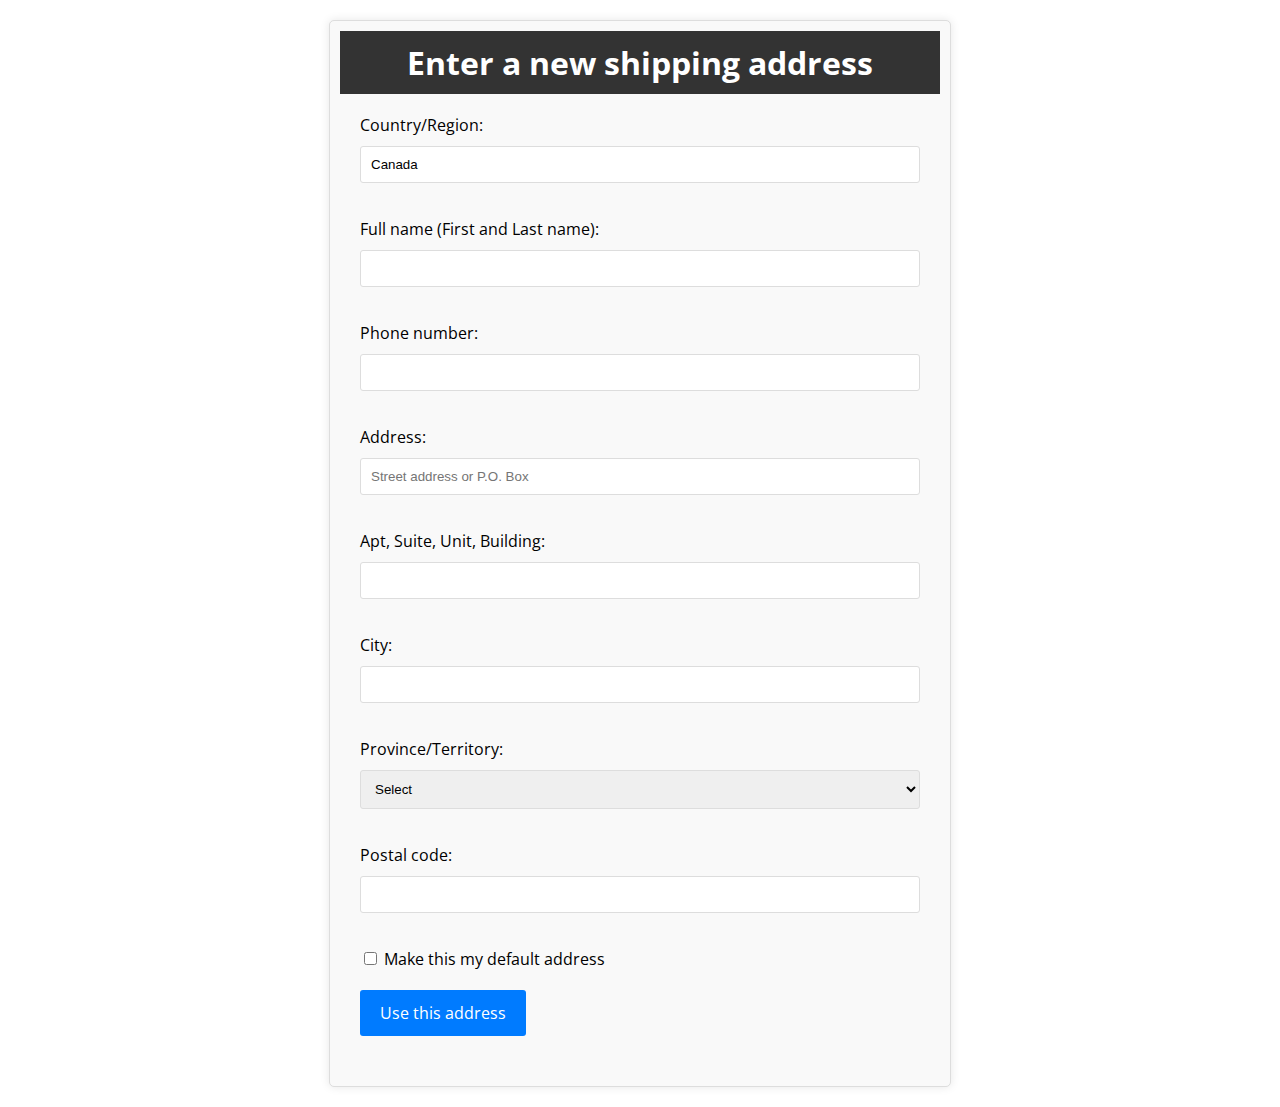
<file: buy.html>
<!DOCTYPE html>
<html lang="en">
<head>
    <meta charset="UTF-8">
    <meta name="viewport" content="width=device-width, initial-scale=1.0">
    <title>Payment - Shipping Address 202200216 Harshvir singh</title>
    <link rel="stylesheet" href="https://fonts.googleapis.com/css?family=Open+Sans:300,400,600,700">
    <style>
        body {
            font-family: 'Open Sans', sans-serif;
            margin: 0;
            padding: 0;
        }
        
        .container {
            max-width: 600px;
            margin: 20px auto;
            padding: 10px;
            background-color: #f9f9f9;
            border: 1px solid #ddd;
            border-radius: 5px;
            box-shadow: 0 0 10px rgba(0, 0, 0, 0.1);
        }
        
        .header {
            background-color: #333;
            color: #fff;
            padding: 10px;
            text-align: center;
        }
        
        .header h1 {
            margin: 0;
        }
        
        .form-container {
            padding: 20px;
        }
        
        .form-group {
            margin-bottom: 20px;
        }
        
        .form-label {
            display: block;
            margin-bottom: 10px;
        }
        
        .form-input {
            width: 100%;
            padding: 10px;
            margin-bottom: 15px;
            border: 1px solid #ddd;
            border-radius: 3px;
            box-sizing: border-box;
        }
        
        .form-button {
            background-color: #007bff;
            color: #fff;
            padding: 12px 20px;
            border: none;
            border-radius: 3px;
            cursor: pointer;
            text-decoration: none;
            display: inline-block;
        }
        
        .form-button:hover {
            background-color: #0069d9;
        }
    </style>
</head>
<body>
    <div class="container">
        <div class="header">
            <h1>Enter a new shipping address</h1>
        </div>
        <div class="form-container">
            <form>
                <div class="form-group">
                    <label class="form-label" for="country">Country/Region:</label>
                    <input type="text" id="country" value="Canada" class="form-input">
                </div>
                <div class="form-group">
                    <label class="form-label" for="fullname">Full name (First and Last name):</label>
                    <input type="text" id="fullname" class="form-input">
                </div>
                <div class="form-group">
                    <label class="form-label" for="phone">Phone number:</label>
                    <input type="text" id="phone" class="form-input">
                </div>
                <div class="form-group">
                    <label class="form-label" for="address">Address:</label>
                    <input type="text" id="address" placeholder="Street address or P.O. Box" class="form-input">
                </div>
                <div class="form-group">
                    <label class="form-label" for="apt">Apt, Suite, Unit, Building:</label>
                    <input type="text" id="apt" class="form-input">
                </div>
                <div class="form-group">
                    <label class="form-label" for="city">City:</label>
                    <input type="text" id="city" class="form-input">
                </div>
                <div class="form-group">
                    <label class="form-label" for="province">Province/Territory:</label>
                    <select id="province" class="form-input">
                        <option value="select">Select</option>
                        <option value="AB">Alberta</option>
                        <option value="BC">British Columbia</option>
                    </select>
                </div>
                <div class="form-group">
                    <label class="form-label" for="postal">Postal code:</label>
                    <input type="text" id="postal" class="form-input">
                </div>
                <div class="form-group">
                    <input type="checkbox" id="default">
                    <label for="default">Make this my default address</label>
                </div>
                <div class="form-group">
                    <a href="payment.html" class="form-button">Use this address</a>
                </div>
            </form>
        </div>
    </div>
</body>
</html>
</file>
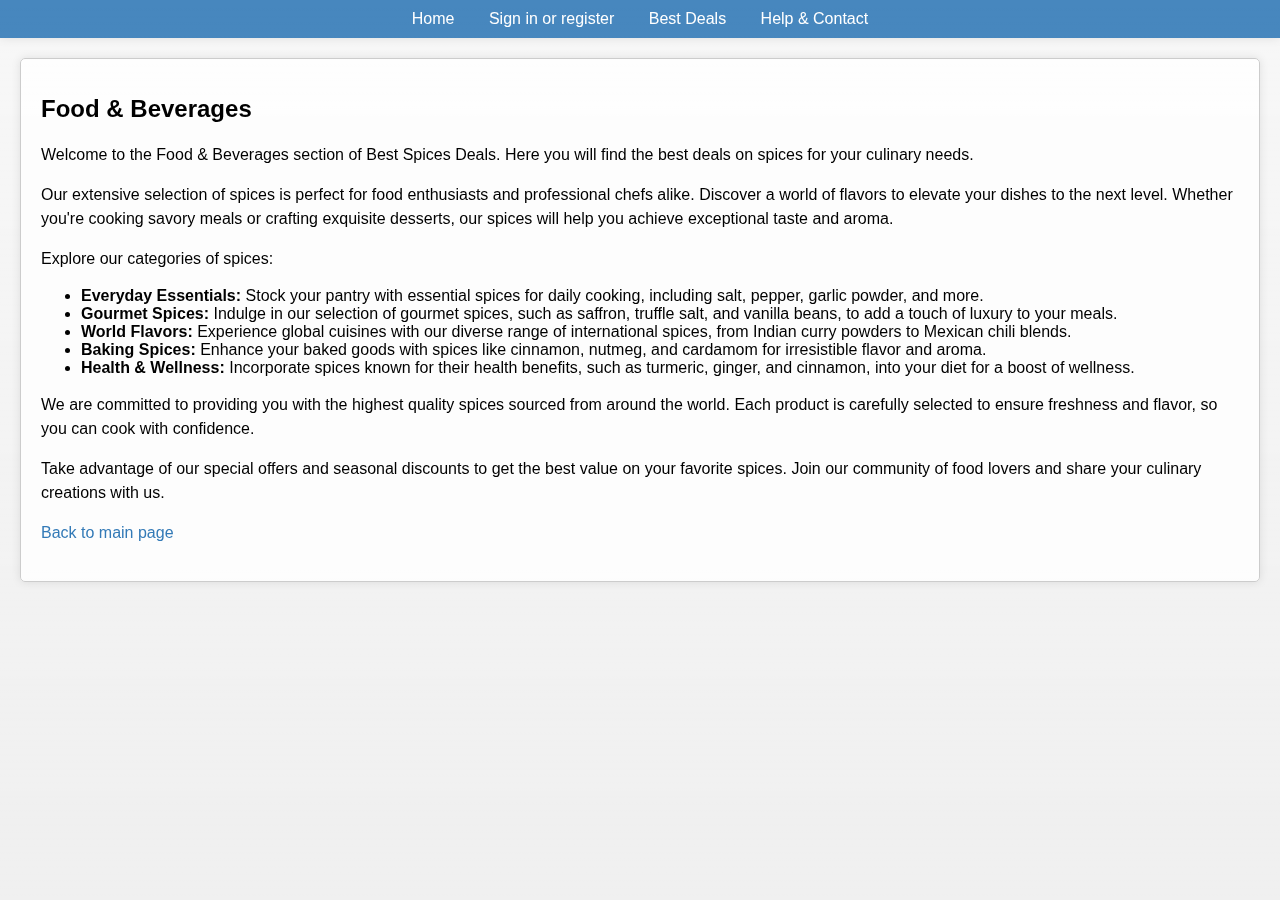
<file: food-beverages.html>
<!DOCTYPE html>
<html lang="en">
<head>
    <meta charset="UTF-8">
    <meta name="viewport" content="width=device-width, initial-scale=1.0">
    <title>Food & Beverages - Best Spices Deals 202200216 Harshvir singh</title>
    <style>
        body {
            font-family: Arial, sans-serif;
            margin: 0;
            padding: 0;
            background-color: #f0f0f0;
            overflow-x: hidden;
        }

        .video-background {
            position: fixed;
            top: 0;
            left: 0;
            width: 100%;
            height: 100%;
            z-index: -1;
            overflow: hidden;
        }

        .video-background video {
            width: 100%;
            height: 100%;
            object-fit: cover;
        }

        .fade-overlay {
            position: fixed;
            top: 0;
            left: 0;
            width: 100%;
            height: 100%;
            background: linear-gradient(to bottom, rgba(255, 255, 255, 0.5), rgba(255, 255, 255, 0));
            z-index: -1;
        }

        .header {
            background-color: rgba(51, 122, 183, 0.9);
            padding: 10px;
            text-align: center;
            color: #fff;
            box-shadow: 0 0 10px rgba(0, 0, 0, 0.1);
        }

        .header a {
            text-decoration: none;
            color: #fff;
            margin: 0 15px;
        }

        .header a:hover {
            color: #ccc;
        }

        .content {
            margin: 20px;
            background-color: rgba(255, 255, 255, 0.8);
            padding: 20px;
            border: 1px solid #ccc;
            border-radius: 5px;
            box-shadow: 0 0 10px rgba(0, 0, 0, 0.1);
        }

        .content h1 {
            font-size: 24px;
            margin-bottom: 20px;
        }

        .content p {
            font-size: 16px;
            line-height: 1.5;
        }

        .content a {
            color: #337ab7;
            text-decoration: none;
        }

        .content a:hover {
            color: #23527c;
        }
    </style>
</head>
<body>
    <div class="video-background">
        <video autoplay loop muted>
            <source src="C:/Users/Lenovo/Desktop/spices/video/4902155-hd_1920_1080_30fps.mp4" type="video/mp4">
            Your browser does not support the video tag.
        </video>
    </div>
    <div class="fade-overlay"></div>
    <header class="header">
        <a href="index1.html">Home</a>
        <a href="sign in and register.html">Sign in or register</a>
        <a href="best deals.html">Best Deals</a>
        <a href="help and contact.html">Help & Contact</a>
    </header>
    <section class="content">
        <h1>Food & Beverages</h1>
        <p>Welcome to the Food & Beverages section of Best Spices Deals. Here you will find the best deals on spices for your culinary needs.</p>
        <p>Our extensive selection of spices is perfect for food enthusiasts and professional chefs alike. Discover a world of flavors to elevate your dishes to the next level. Whether you're cooking savory meals or crafting exquisite desserts, our spices will help you achieve exceptional taste and aroma.</p>
        <p>Explore our categories of spices:</p>
        <ul>
            <li><strong>Everyday Essentials:</strong> Stock your pantry with essential spices for daily cooking, including salt, pepper, garlic powder, and more.</li>
            <li><strong>Gourmet Spices:</strong> Indulge in our selection of gourmet spices, such as saffron, truffle salt, and vanilla beans, to add a touch of luxury to your meals.</li>
            <li><strong>World Flavors:</strong> Experience global cuisines with our diverse range of international spices, from Indian curry powders to Mexican chili blends.</li>
            <li><strong>Baking Spices:</strong> Enhance your baked goods with spices like cinnamon, nutmeg, and cardamom for irresistible flavor and aroma.</li>
            <li><strong>Health & Wellness:</strong> Incorporate spices known for their health benefits, such as turmeric, ginger, and cinnamon, into your diet for a boost of wellness.</li>
        </ul>
        <p>We are committed to providing you with the highest quality spices sourced from around the world. Each product is carefully selected to ensure freshness and flavor, so you can cook with confidence.</p>
        <p>Take advantage of our special offers and seasonal discounts to get the best value on your favorite spices. Join our community of food lovers and share your culinary creations with us.</p>
        <p><a href="main page.html">Back to main page</a></p>
    </section>
</body>
</html>
</file>
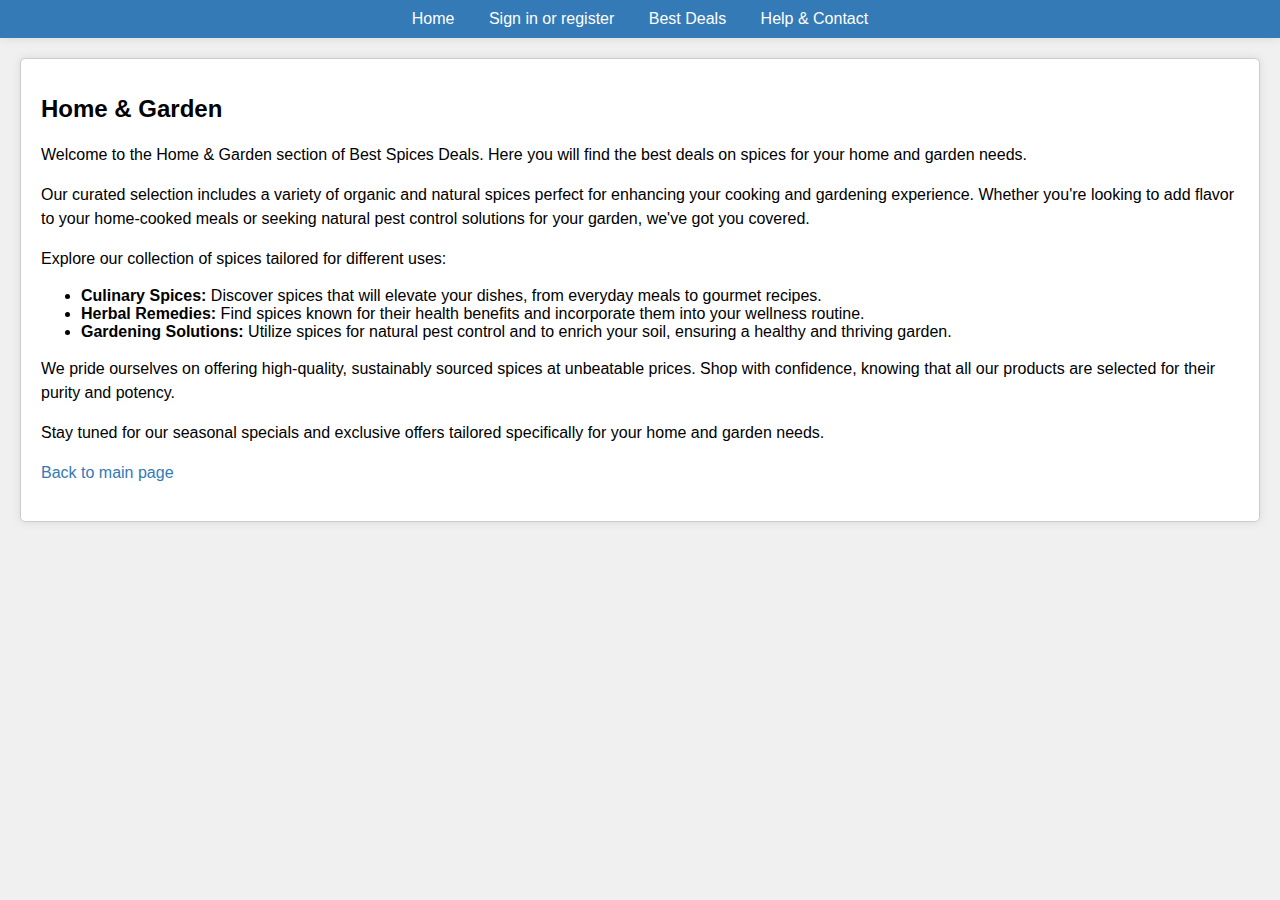
<file: home-garden.html>
<!DOCTYPE html>
<html lang="en">
<head>
    <meta charset="UTF-8">
    <meta name="viewport" content="width=device-width, initial-scale=1.0">
    <title>Home & Garden - Best Spices Deals 202200216 Harshvir singh</title>
    <style>
        body {
            font-family: Arial, sans-serif;
            margin: 0;
            padding: 0;
            background-color: #f0f0f0;
        }

        .header {
            background-color: #337ab7;
            padding: 10px;
            text-align: center;
            color: #fff;
            box-shadow: 0 0 10px rgba(0, 0, 0, 0.1);
        }

        .header a {
            text-decoration: none;
            color: #fff;
            margin: 0 15px;
        }

        .header a:hover {
            color: #ccc;
        }

        .content {
            margin: 20px;
            background-color: #fff;
            padding: 20px;
            border: 1px solid #ccc;
            border-radius: 5px;
            box-shadow: 0 0 10px rgba(0, 0, 0, 0.1);
        }

        .content h1 {
            font-size: 24px;
            margin-bottom: 20px;
        }

        .content p {
            font-size: 16px;
            line-height: 1.5;
        }

        .content a {
            color: #337ab7;
            text-decoration: none;
        }

        .content a:hover {
            color: #23527c;
        }
    </style>
</head>
<body>
    <header class="header">
        <a href="index1.html">Home</a>
        <a href="sign in and register.html">Sign in or register</a>
        <a href="best deals.html">Best Deals</a>
        <a href="help and contact.html">Help & Contact</a>
    </header>
    <section class="content">
        <h1>Home & Garden</h1>
        <p>Welcome to the Home & Garden section of Best Spices Deals. Here you will find the best deals on spices for your home and garden needs.</p>
        <p>Our curated selection includes a variety of organic and natural spices perfect for enhancing your cooking and gardening experience. Whether you're looking to add flavor to your home-cooked meals or seeking natural pest control solutions for your garden, we've got you covered.</p>
        <p>Explore our collection of spices tailored for different uses:
            <ul>
                <li><strong>Culinary Spices:</strong> Discover spices that will elevate your dishes, from everyday meals to gourmet recipes.</li>
                <li><strong>Herbal Remedies:</strong> Find spices known for their health benefits and incorporate them into your wellness routine.</li>
                <li><strong>Gardening Solutions:</strong> Utilize spices for natural pest control and to enrich your soil, ensuring a healthy and thriving garden.</li>
            </ul>
        </p>
        <p>We pride ourselves on offering high-quality, sustainably sourced spices at unbeatable prices. Shop with confidence, knowing that all our products are selected for their purity and potency.</p>
        <p>Stay tuned for our seasonal specials and exclusive offers tailored specifically for your home and garden needs.</p>
        <p><a href="main page.html">Back to main page</a></p>
    </section>
</body>
</html>
</file>
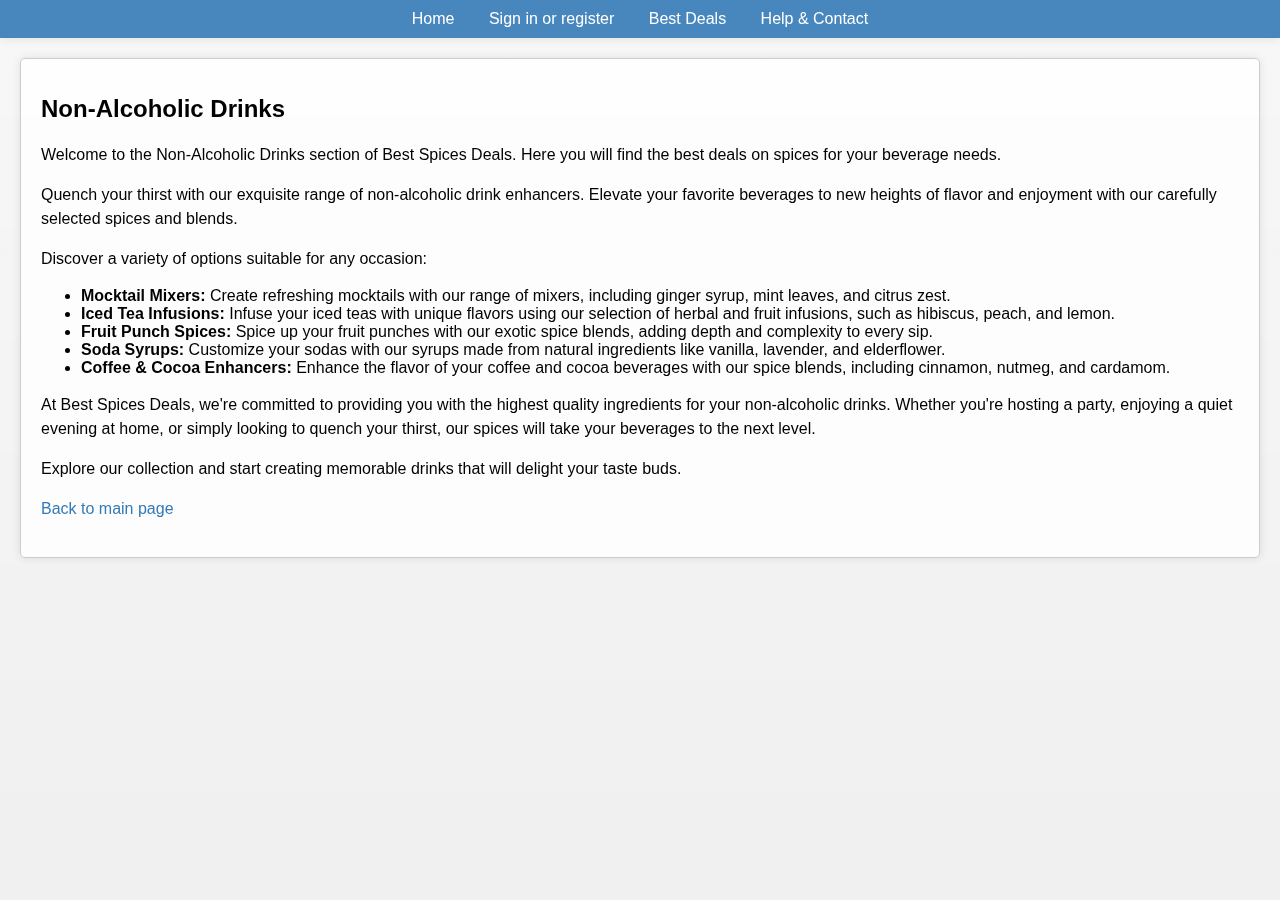
<file: non-alcoholic-drinks.html>
<!DOCTYPE html>
<html lang="en">
<head>
    <meta charset="UTF-8">
    <meta name="viewport" content="width=device-width, initial-scale=1.0">
    <title>Non-Alcoholic Drinks - Best Spices Deals 202200216 Harshvir singh</title>
    <style>
        body {
            font-family: Arial, sans-serif;
            margin: 0;
            padding: 0;
            background-color: #f0f0f0;
            overflow-x: hidden;
        }

        .video-background {
            position: fixed;
            top: 0;
            left: 0;
            width: 100%;
            height: 100%;
            z-index: -1;
            overflow: hidden;
        }

        .video-background video {
            width: 100%;
            height: 100%;
            object-fit: cover;
        }

        .fade-overlay {
            position: fixed;
            top: 0;
            left: 0;
            width: 100%;
            height: 100%;
            background: linear-gradient(to bottom, rgba(255, 255, 255, 0.5), rgba(255, 255, 255, 0));
            z-index: -1;
        }

        .header {
            background-color: rgba(51, 122, 183, 0.9);
            padding: 10px;
            text-align: center;
            color: #fff;
            box-shadow: 0 0 10px rgba(0, 0, 0, 0.1);
        }

        .header a {
            text-decoration: none;
            color: #fff;
            margin: 0 15px;
        }

        .header a:hover {
            color: #ccc;
        }

        .content {
            margin: 20px;
            background-color: rgba(255, 255, 255, 0.8);
            padding: 20px;
            border: 1px solid #ccc;
            border-radius: 5px;
            box-shadow: 0 0 10px rgba(0, 0, 0, 0.1);
        }

        .content h1 {
            font-size: 24px;
            margin-bottom: 20px;
        }

        .content p {
            font-size: 16px;
            line-height: 1.5;
        }

        .content a {
            color: #337ab7;
            text-decoration: none;
        }

        .content a:hover {
            color: #23527c;
        }
    </style>
</head>
<body>
    <div class="video-background">
        <video autoplay loop muted>
            <source src="C:/Users/Lenovo/Desktop/spices/video/4902155-hd_1920_1080_30fps.mp4" type="video/mp4">
            Your browser does not support the video tag.
        </video>
    </div>
    <div class="fade-overlay"></div>
    <header class="header">
        <a href="index1.html">Home</a>
        <a href="sign in and register.html">Sign in or register</a>
        <a href="best deals.html">Best Deals</a>
        <a href="help and contact.html">Help & Contact</a>
    </header>
    <section class="content">
        <h1>Non-Alcoholic Drinks</h1>
        <p>Welcome to the Non-Alcoholic Drinks section of Best Spices Deals. Here you will find the best deals on spices for your beverage needs.</p>
        <p>Quench your thirst with our exquisite range of non-alcoholic drink enhancers. Elevate your favorite beverages to new heights of flavor and enjoyment with our carefully selected spices and blends.</p>
        <p>Discover a variety of options suitable for any occasion:</p>
        <ul>
            <li><strong>Mocktail Mixers:</strong> Create refreshing mocktails with our range of mixers, including ginger syrup, mint leaves, and citrus zest.</li>
            <li><strong>Iced Tea Infusions:</strong> Infuse your iced teas with unique flavors using our selection of herbal and fruit infusions, such as hibiscus, peach, and lemon.</li>
            <li><strong>Fruit Punch Spices:</strong> Spice up your fruit punches with our exotic spice blends, adding depth and complexity to every sip.</li>
            <li><strong>Soda Syrups:</strong> Customize your sodas with our syrups made from natural ingredients like vanilla, lavender, and elderflower.</li>
            <li><strong>Coffee & Cocoa Enhancers:</strong> Enhance the flavor of your coffee and cocoa beverages with our spice blends, including cinnamon, nutmeg, and cardamom.</li>
        </ul>
        <p>At Best Spices Deals, we're committed to providing you with the highest quality ingredients for your non-alcoholic drinks. Whether you're hosting a party, enjoying a quiet evening at home, or simply looking to quench your thirst, our spices will take your beverages to the next level.</p>
        <p>Explore our collection and start creating memorable drinks that will delight your taste buds.</p>
        <p><a href="main page.html">Back to main page</a></p>
    </section>
</body>
</html>
</file>
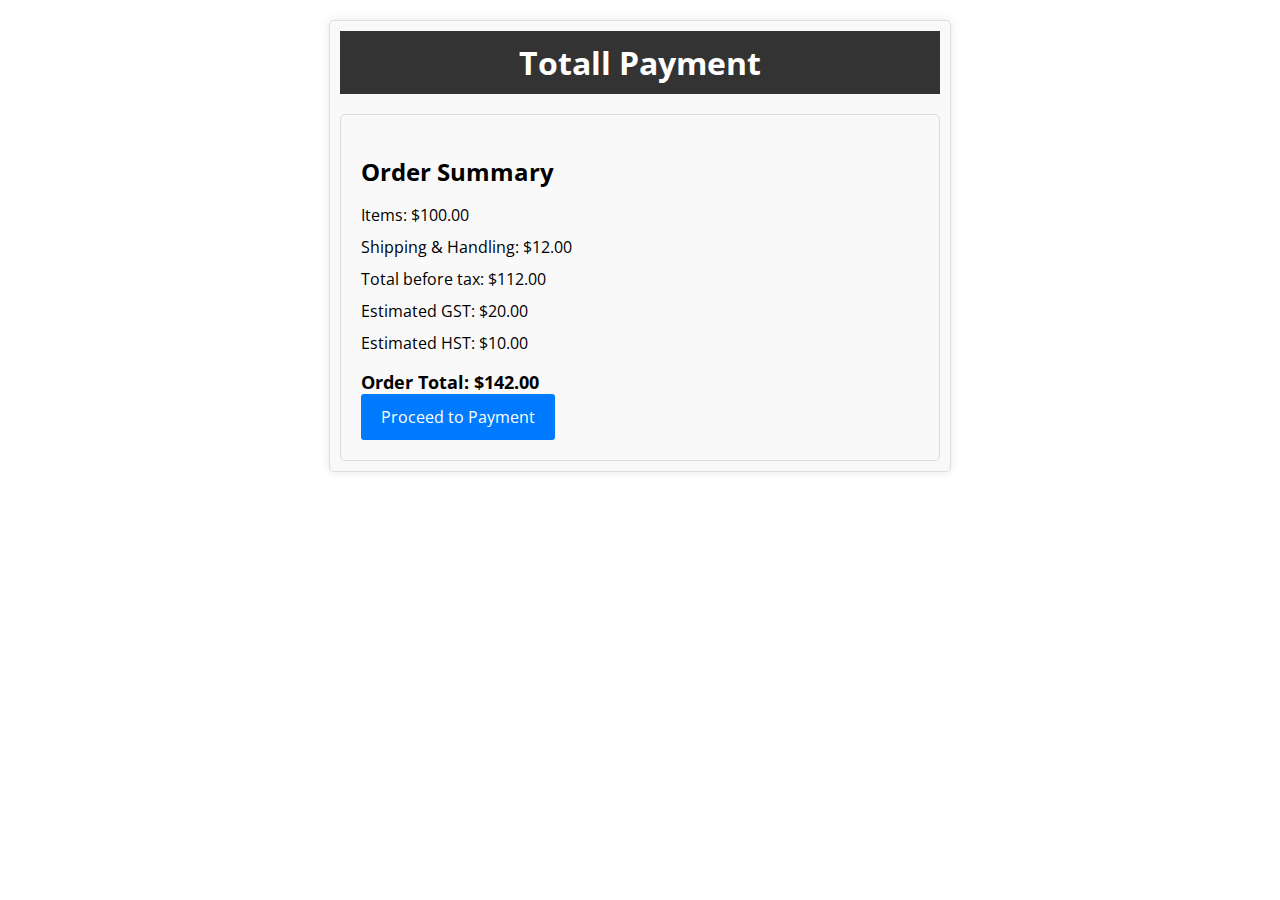
<file: payment.html>
<!DOCTYPE html>
<html lang="en">
<head>
    <meta charset="UTF-8">
    <meta name="viewport" content="width=device-width, initial-scale=1.0">
    <title>Payment 202200216 Harshvir singh</title>
    <link rel="stylesheet" href="https://fonts.googleapis.com/css?family=Open+Sans:300,400,600,700">
    <style>
        /* Global Styles */
        body {
            font-family: 'Open Sans', sans-serif;
            margin: 0;
            padding: 0;
        }
        
        .container {
            max-width: 600px;
            margin: 20px auto;
            padding: 10px;
            background-color: #f9f9f9;
            border: 1px solid #ddd;
            border-radius: 5px;
            box-shadow: 0 0 10px rgba(0, 0, 0, 0.1);
        }
        
        .header {
            background-color: #333;
            color: #fff;
            padding: 10px;
            text-align: center;
        }
        
        .header h1 {
            margin: 0;
        }
        
        .form-container {
            padding: 20px;
        }
        
        .form-group {
            margin-bottom: 20px;
        }
        
        .form-label {
            display: block;
            margin-bottom: 10px;
        }
        
        .form-input {
            width: 100%;
            padding: 10px;
            margin-bottom: 15px;
            border: 1px solid #ddd;
            border-radius: 3px;
            box-sizing: border-box;
        }
        
        .form-button {
            background-color: #007bff;
            color: #fff;
            padding: 12px 20px;
            border: none;
            border-radius: 3px;
            cursor: pointer;
            text-align: center;
            text-decoration: none;
            display: inline-block;
        }
        
        .form-button:hover {
            background-color: #0069d9;
        }
        
        .order-summary {
            background-color: #f9f9f9;
            padding: 20px;
            border: 1px solid #ddd;
            border-radius: 5px;
            margin-top: 20px;
        }
        
        .order-summary h2 {
            margin-bottom: 15px;
        }
        
        .order-summary ul {
            list-style-type: none;
            padding: 0;
        }
        
        .order-summary li {
            margin-bottom: 10px;
        }
        
        .order-total {
            font-size: 18px;
            font-weight: bold;
        }
        
        .ship-button {
            background-color: #f2f2f2;
            color: #333;
            padding: 10px 20px;
            border: none;
            border-radius: 3px;
            margin-bottom: 10px;
            cursor: pointer;
        }
        
        .ship-button:hover {
            background-color: #e2e2e2;
        }
        
        /* Modal styles */
        .modal {
            display: none;
            position: fixed;
            z-index: 1;
            padding-top: 100px;
            left: 0;
            top: 0;
            width: 100%;
            height: 100%;
            overflow: auto;
            background-color: rgb(0, 0, 0);
            background-color: rgba(0, 0, 0, 0.4);
        }
        
        .modal-content {
            background-color: #fefefe;
            margin: 10% auto;
            padding: 20px;
            border: 1px solid #888;
            width: 80%;
        }
        
        .close {
            color: #aaaaaa;
            float: right;
            font-size: 28px;
            font-weight: bold;
        }
        
        .close:hover,
        .close:focus {
            color: #000;
            text-decoration: none;
            cursor: pointer;
        }
    </style>
</head>
<body>
    <div class="container">
        <div class="header">
            <h1>Totall Payment </h1>
        </div>
     
        <div class="order-summary">
            <h2>Order Summary</h2>
            <ul>
                <li>Items: $100.00</li>
                <li>Shipping & Handling: $12.00</li>
                <li>Total before tax: $112.00</li>
                <li>Estimated GST: $20.00</li>
                <li>Estimated HST: $10.00</li>
            </ul>
            <div class="order-total">Order Total: $142.00</div>
            <a href="thanks.html" class="form-button">Proceed to Payment</a>
        </div>
        <div id="myModal" class="modal">
            <div class="modal-content">
                <span class="close">&times;</span>
                <h2>How are shipping costs calculated?</h2>
                <p>Shipping costs are calculated based on the weight and size of the items you order, as well as the shipping method you choose. You can see the estimated shipping cost for each item on the product detail page, and the final shipping cost will be calculated at checkout.</p>
                <p>For more information, please see our <a href="#">Shipping and Delivery</a> page.</p>
            </div>
        </div>
    </div>
    <script>
        var modal = document.getElementById("myModal");
        var button = document.getElementById("shipping-costs-button");
        var span = document.getElementsByClassName("close")[0];

        button.onclick = function() {
            modal.style.display = "block";
        }

        span.onclick = function() {
            modal.style.display = "none";
        }

        window.onclick = function(event) {
            if (event.target == modal) {
                modal.style.display = "none";
            }
        }
    </script>
</body>
</html>
</file>
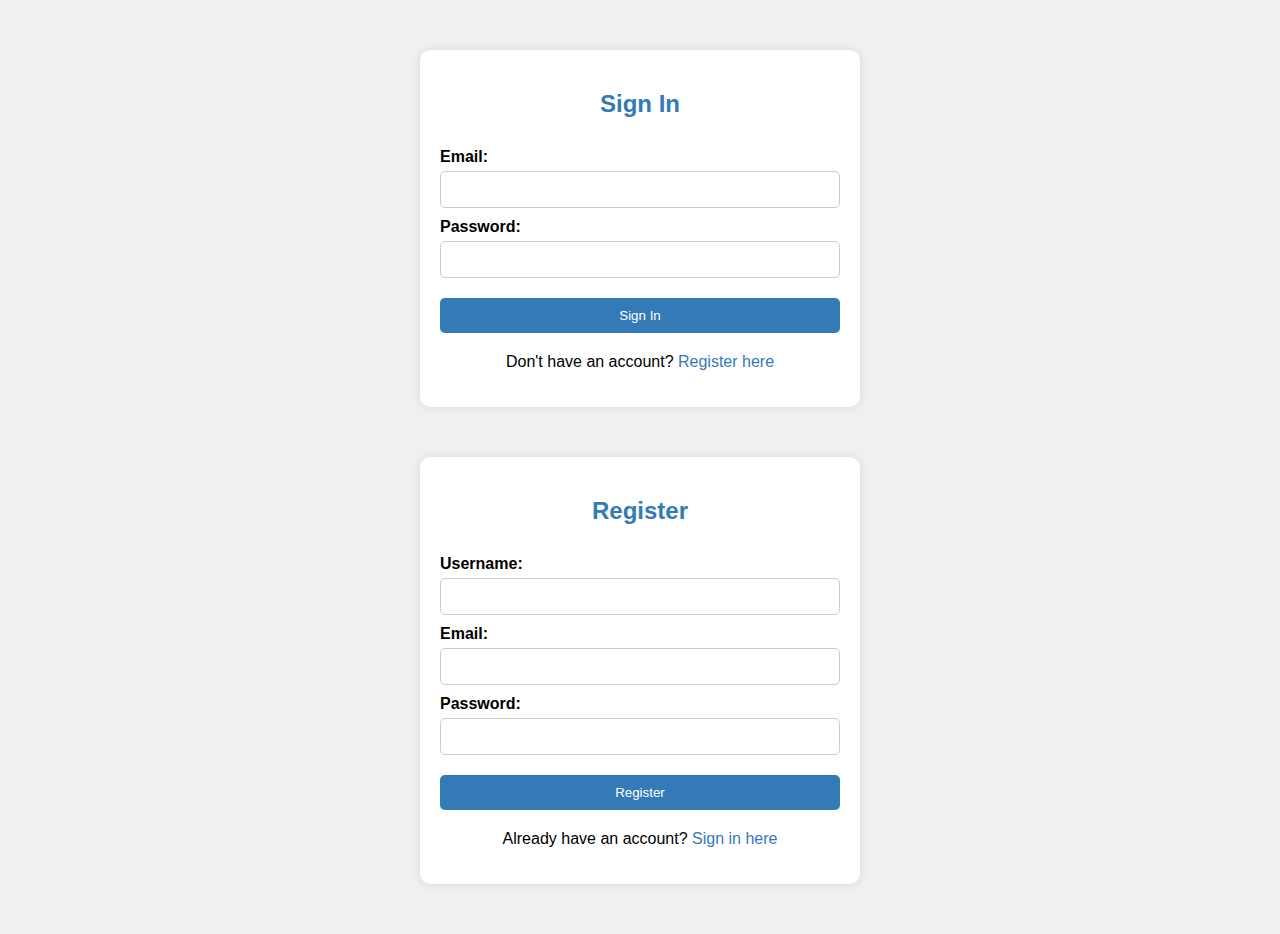
<file: sign in and register.html>
<!DOCTYPE html>
<html lang="en">
<head>
    <meta charset="UTF-8">
    <meta name="viewport" content="width=device-width, initial-scale=1.0">
    <title>Sign In and Register - Best Spices Deals 202200216 Harshvir singh</title>
    <style>
        body {
            font-family: Arial, sans-serif;
            background-color: #f0f0f0;
            margin: 0;
            padding: 0;
        }

        .container {
            max-width: 400px;
            margin: 50px auto;
            padding: 20px;
            background-color: #fff;
            box-shadow: 0 0 10px rgba(0, 0, 0, 0.1);
            border-radius: 10px;
        }

        h2 {
            text-align: center;
            color: #337ab7;
        }

        form {
            display: flex;
            flex-direction: column;
        }

        label {
            margin-top: 10px;
            font-weight: bold;
        }

        input[type="text"],
        input[type="email"],
        input[type="password"] {
            padding: 10px;
            margin-top: 5px;
            border: 1px solid #ccc;
            border-radius: 5px;
        }

        button {
            margin-top: 20px;
            padding: 10px;
            background-color: #337ab7;
            color: #fff;
            border: none;
            border-radius: 5px;
            cursor: pointer;
        }

        button:hover {
            background-color: #23527c;
        }

        .form-footer {
            text-align: center;
            margin-top: 20px;
        }

        .form-footer a {
            color: #337ab7;
            text-decoration: none;
        }

        .form-footer a:hover {
            text-decoration: underline;
        }
    </style>
</head>
<body>
    <div class="container">
        <h2>Sign In</h2>
        <form id="sign-in-form">
            <label for="email">Email:</label>
            <input type="email" id="email" name="email" required>

            <label for="password">Password:</label>
            <input type="password" id="password" name="password" required>

            <button type="submit">Sign In</button>
        </form>

        <div class="form-footer">
            <p>Don't have an account? <a href="#register">Register here</a></p>
        </div>
    </div>

    <div class="container" id="register">
        <h2>Register</h2>
        <form id="register-form">
            <label for="username">Username:</label>
            <input type="text" id="username" name="username" required>

            <label for="email">Email:</label>
            <input type="email" id="register-email" name="email" required>

            <label for="password">Password:</label>
            <input type="password" id="register-password" name="password" required>

            <button type="submit">Register</button>
        </form>

        <div class="form-footer">
            <p>Already have an account? <a href="#sign-in-form">Sign in here</a></p>
        </div>
    </div>
</body>
</html>
</file>
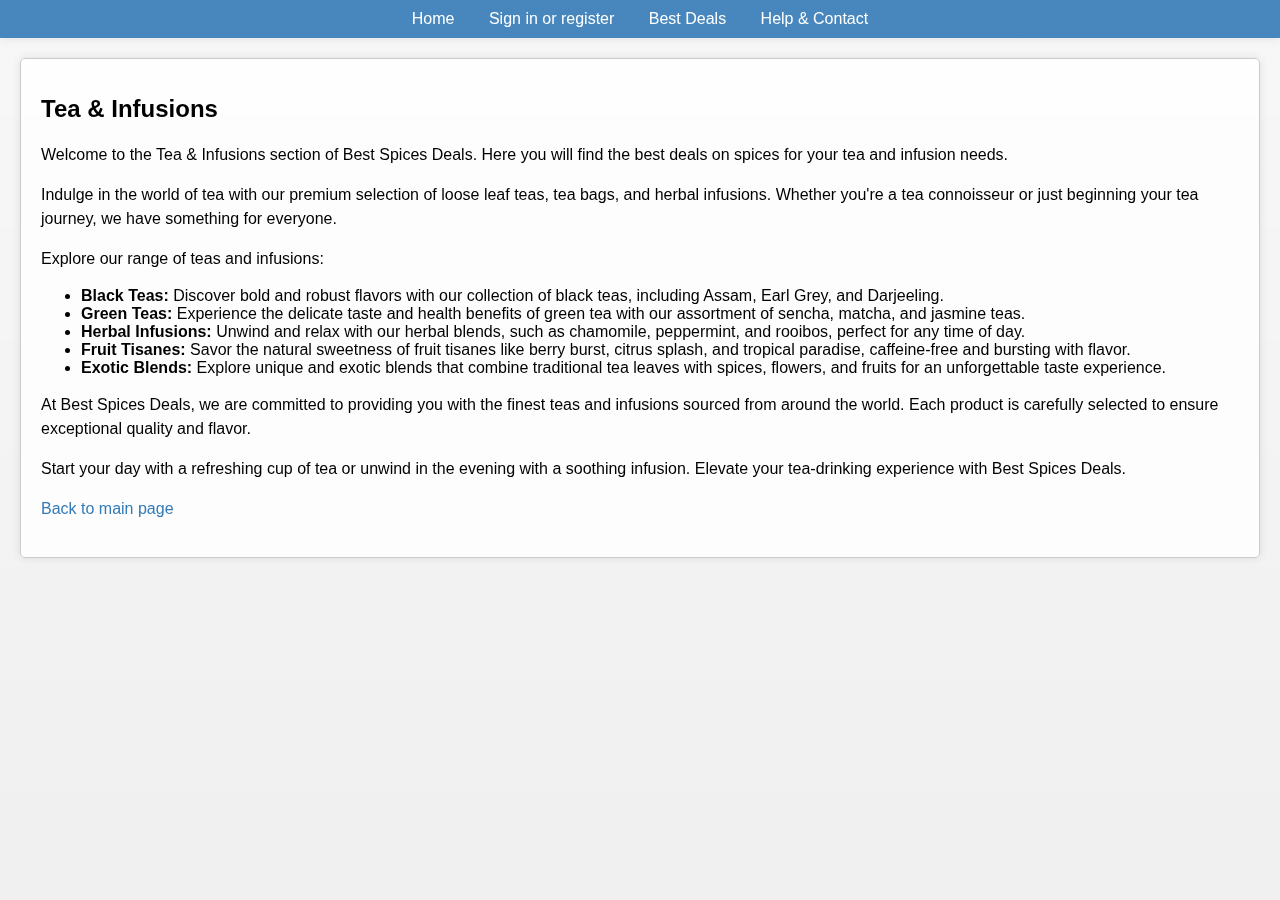
<file: tea-infusions.html>
<!DOCTYPE html>
<html lang="en">
<head>
    <meta charset="UTF-8">
    <meta name="viewport" content="width=device-width, initial-scale=1.0">
    <title>Tea & Infusions - Best Spices Deals 202200216 Harshvir singh</title>
    <style>
        body {
            font-family: Arial, sans-serif;
            margin: 0;
            padding: 0;
            background-color: #f0f0f0;
            overflow-x: hidden;
        }

        .video-background {
            position: fixed;
            top: 0;
            left: 0;
            width: 100%;
            height: 100%;
            z-index: -1;
            overflow: hidden;
        }

        .video-background video {
            width: 100%;
            height: 100%;
            object-fit: cover;
        }

        .fade-overlay {
            position: fixed;
            top: 0;
            left: 0;
            width: 100%;
            height: 100%;
            background: linear-gradient(to bottom, rgba(255, 255, 255, 0.5), rgba(255, 255, 255, 0));
            z-index: -1;
        }

        .header {
            background-color: rgba(51, 122, 183, 0.9);
            padding: 10px;
            text-align: center;
            color: #fff;
            box-shadow: 0 0 10px rgba(0, 0, 0, 0.1);
        }

        .header a {
            text-decoration: none;
            color: #fff;
            margin: 0 15px;
        }

        .header a:hover {
            color: #ccc;
        }

        .content {
            margin: 20px;
            background-color: rgba(255, 255, 255, 0.8);
            padding: 20px;
            border: 1px solid #ccc;
            border-radius: 5px;
            box-shadow: 0 0 10px rgba(0, 0, 0, 0.1);
        }

        .content h1 {
            font-size: 24px;
            margin-bottom: 20px;
        }

        .content p {
            font-size: 16px;
            line-height: 1.5;
        }

        .content a {
            color: #337ab7;
            text-decoration: none;
        }

        .content a:hover {
            color: #23527c;
        }
    </style>
</head>
<body>
    <div class="video-background">
        <video autoplay loop muted>
            <source src="C:/Users/Lenovo/Desktop/spices/video/4902155-hd_1920_1080_30fps.mp4" type="video/mp4">
            Your browser does not support the video tag.
        </video>
    </div>
    <div class="fade-overlay"></div>
    <header class="header">
        <a href="index1.html">Home</a>
        <a href="sign in and register.html">Sign in or register</a>
        <a href="best deals.html">Best Deals</a>
        <a href="help and contact.html">Help & Contact</a>
    </header>
    <section class="content">
        <h1>Tea & Infusions</h1>
        <p>Welcome to the Tea & Infusions section of Best Spices Deals. Here you will find the best deals on spices for your tea and infusion needs.</p>
        <p>Indulge in the world of tea with our premium selection of loose leaf teas, tea bags, and herbal infusions. Whether you're a tea connoisseur or just beginning your tea journey, we have something for everyone.</p>
        <p>Explore our range of teas and infusions:</p>
        <ul>
            <li><strong>Black Teas:</strong> Discover bold and robust flavors with our collection of black teas, including Assam, Earl Grey, and Darjeeling.</li>
            <li><strong>Green Teas:</strong> Experience the delicate taste and health benefits of green tea with our assortment of sencha, matcha, and jasmine teas.</li>
            <li><strong>Herbal Infusions:</strong> Unwind and relax with our herbal blends, such as chamomile, peppermint, and rooibos, perfect for any time of day.</li>
            <li><strong>Fruit Tisanes:</strong> Savor the natural sweetness of fruit tisanes like berry burst, citrus splash, and tropical paradise, caffeine-free and bursting with flavor.</li>
            <li><strong>Exotic Blends:</strong> Explore unique and exotic blends that combine traditional tea leaves with spices, flowers, and fruits for an unforgettable taste experience.</li>
        </ul>
        <p>At Best Spices Deals, we are committed to providing you with the finest teas and infusions sourced from around the world. Each product is carefully selected to ensure exceptional quality and flavor.</p>
        <p>Start your day with a refreshing cup of tea or unwind in the evening with a soothing infusion. Elevate your tea-drinking experience with Best Spices Deals.</p>
        <p><a href="main page.html">Back to main page</a></p>
    </section>
</body>
</html>
</file>
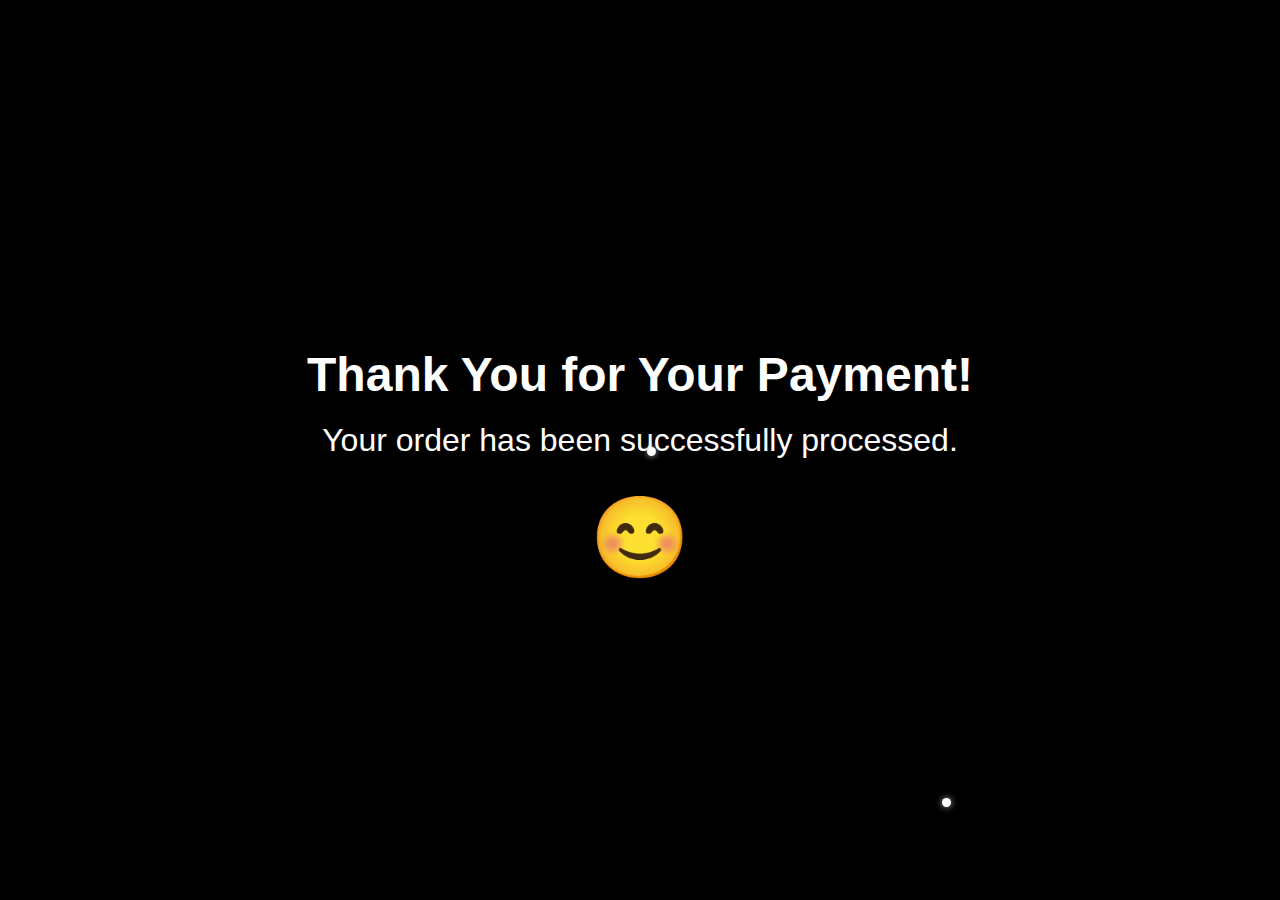
<file: thanks.html>
<!DOCTYPE html>
<html lang="en">
<head>
    <meta charset="UTF-8">
    <meta name="viewport" content="width=device-width, initial-scale=1.0">
    <title>Thank You for Your Payment! 202200216 Harshvir singh</title>
    <style>
        body {
            margin: 0;
            padding: 0;
            display: flex;
            justify-content: center;
            align-items: center;
            height: 100vh;
            background-color: #000;
            color: #fff;
            font-family: 'Arial', sans-serif;
            overflow: hidden;
        }

        .thank-you-message {
            text-align: center;
            position: relative;
            z-index: 10;
        }

        .thank-you-message h1 {
            font-size: 3em;
            margin-bottom: 20px;
        }

        .thank-you-message p {
            font-size: 2em;
            margin-top: 10px;
        }

        .emoji {
            font-size: 5em;
            margin-top: 20px;
        }

        .fireworks {
            position: absolute;
            top: 0;
            left: 0;
            width: 100%;
            height: 100%;
            pointer-events: none;
            z-index: 1;
        }

        .firework {
            position: absolute;
            width: 2px;
            height: 2px;
            background: white;
            border-radius: 50%;
            box-shadow: 0 0 6px rgba(255, 255, 255, 0.7);
            transform-origin: center;
        }

        .firework::after {
            content: '';
            position: absolute;
            top: 50%;
            left: 50%;
            width: 100%;
            height: 100%;
            background: white;
            border-radius: 50%;
            transform: translate(-50%, -50%) scale(0);
            opacity: 0;
        }

        @keyframes explode {
            0% {
                transform: translate(-50%, -50%) scale(0);
                opacity: 1;
            }
            50% {
                transform: translate(-50%, -50%) scale(1.5);
                opacity: 1;
            }
            100% {
                transform: translate(-50%, -50%) scale(0);
                opacity: 0;
            }
        }
    </style>
</head>
<body>
    <div class="thank-you-message">
        <h1>Thank You for Your Payment!</h1>
        <p>Your order has been successfully processed.</p>
        <div class="emoji">😊</div>
    </div>
    <div class="fireworks" id="fireworks"></div>

    <script>
        function createFirework() {
            const firework = document.createElement('div');
            firework.classList.add('firework');
            document.getElementById('fireworks').appendChild(firework);

            const size = Math.random() * 10 + 5;
            firework.style.width = `${size}px`;
            firework.style.height = `${size}px`;
            firework.style.top = `${Math.random() * 100}%`;
            firework.style.left = `${Math.random() * 100}%`;
            firework.style.animation = `explode 1s linear`;

            firework.addEventListener('animationend', () => {
                firework.remove();
            });

            setTimeout(createFirework, Math.random() * 1000);
        }

        createFirework();
    </script>
</body>
</html>
</file>
